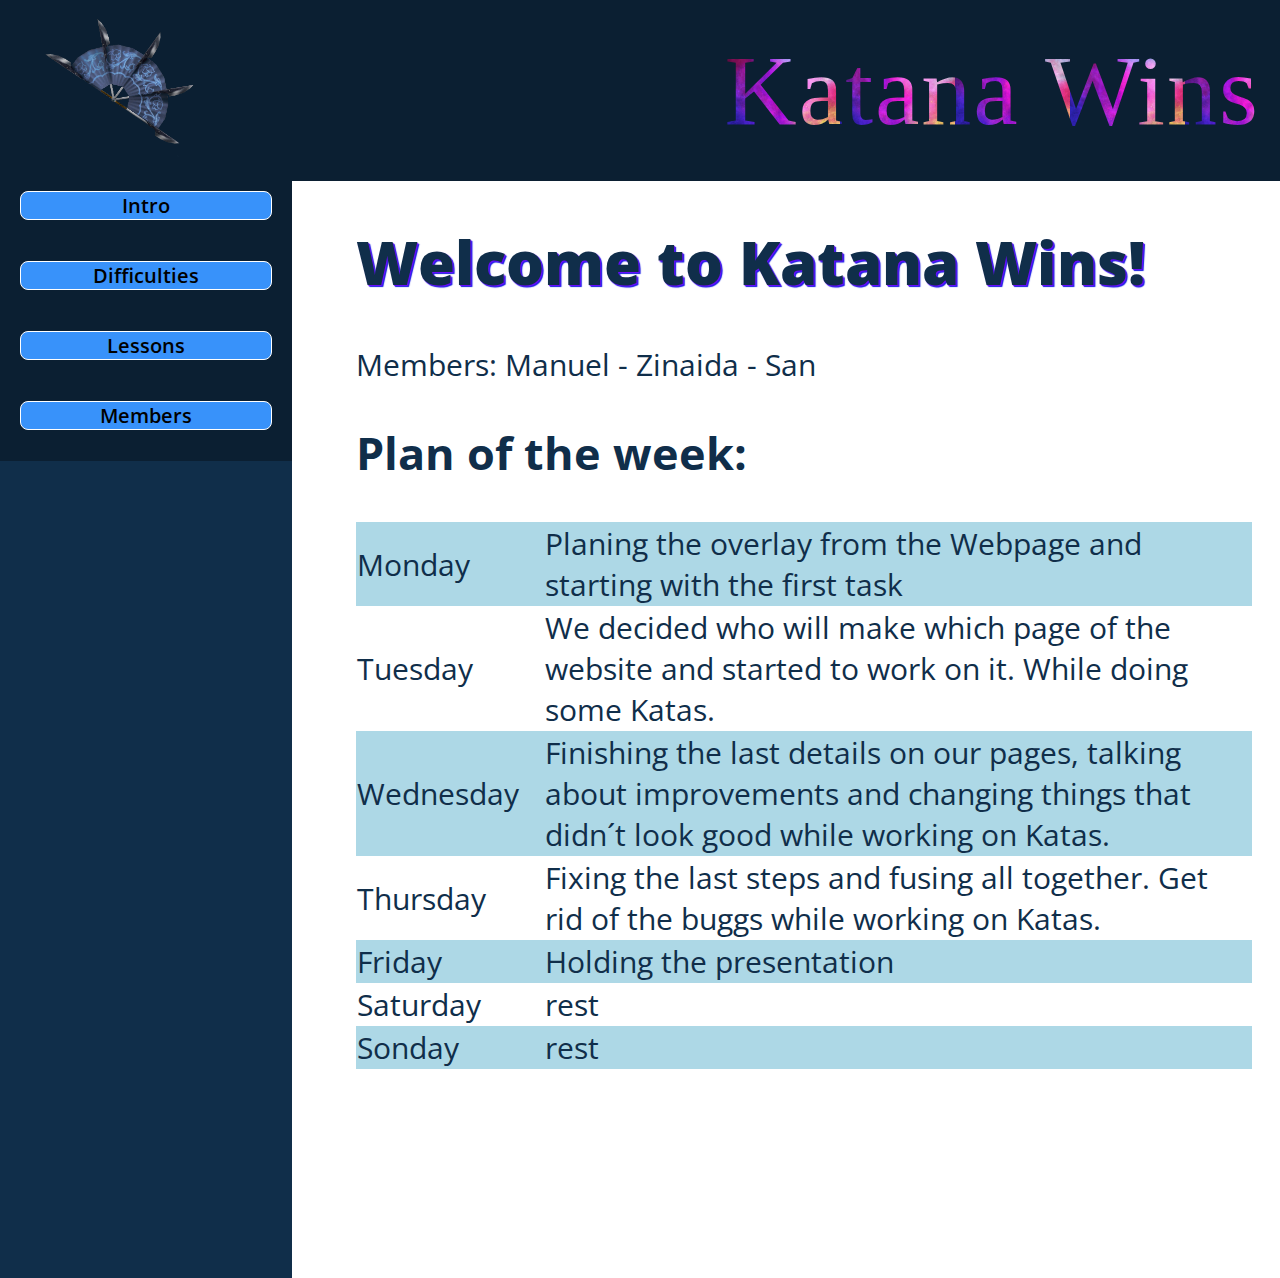
<file: index.html>
<!DOCTYPE html>
<html lang="en">
  <head>
    <meta charset="UTF-8" />
    <meta http-equiv="X-UA-Compatible" content="IE=edge" />
    <meta name="viewport" content="width=device-width, initial-scale=1.0" />
    <link rel="stylesheet" href="styleS.css" />
    <title>Katana</title>
  </head>
  <body>
    <div class="navbar">
      <div class="icon">
        <img src="./images/Logo.png" alt="FanKatana" width="200" />
      </div>
      <div class="team-name">Katana Wins</div>
    </div>
    <div class="main-window">
      <div class="sidebar">
        <div class="side-item">
            <a href="./index.html">Intro</a>
          <!-- * Intro of the team 
                * Plan for the week -->
        </div>
        <div class="side-item">
          <!--add icon  -->
          <a href="./katana-difficulties.html">Difficulties</a>
          <!-- * Difficulties encountered while battling through the katas -->
        </div>
        <div class="side-item">
          <!--add icon  -->
          <a href="./katana-lessons.html">Lessons</a>
          <!-- * Lessons learned -->
        </div>
        <div class="side-item">
          <!--add icon  -->
            <a href="./katana-members.html">Members</a>
          <!--add submembers-->
        </div>
      </div>
      <div class="Smain-content">
        <h1 class="shadow"><strong>Welcome to Katana Wins!</strong></h1>
        <p>Members: Manuel - Zinaida - San</p>
        <h2>Plan of the week:</h2>
        
        <table class="SproTable" width ="100%">
           <thead>
          <tr>
            <th class="SproTable" width="200"></th>
            <th class="SproTable" width="1000"></th>
          </tr>
          </thead>
          <tbody >
            <tr>
              <td class="SproTable" bgcolor="lightblue">Monday</td>
              <td class="SproTable" bgcolor="lightblue">
                Planing the overlay from the Webpage and starting with the first
                task
              </td>
            </tr>
            <tr>
              <td class="SproTable">Tuesday</td>
              <td class="SproTable">
                We decided who will make which page of the website and started to
                work on it. While doing some Katas.
              </td>
            </tr>
            <tr>
              <td class="SproTable" bgcolor="lightblue">Wednesday</td>
              <td class="SproTable" bgcolor="lightblue">
                Finishing the last details on our pages, talking about
                improvements and changing things that didn´t look good while
                working on Katas.
              </td>
            </tr>
            <tr>
              <td class="SproTable">Thursday</td>
              <td class="SproTable">
                Fixing the last steps and fusing all together. Get rid of the
                buggs while working on Katas.
              </td>
            </tr>
            <tr>
              <td class="SproTable" bgcolor="lightblue">Friday</td>
              <td class="SproTable" bgcolor="lightblue">Holding the presentation</td>
            </tr>
            <tr>
              <td class="SproTable">Saturday</td>
              <td class="SproTable">rest</td>
            </tr>
            <tr>
              <td class="SproTable" bgcolor="lightblue">Sonday </td>
              <td class="SproTable" bgcolor="lightblue">rest</td>
            </tr>
          </tbody>
        </table>

        <img
          id="CodecoolLogo"
          src="./images/CodecoolLogo.png"
          alt="Codecool Logo"
          width="200"
        />
        <!-- Page for the whole team with its final score -->
      </div>
    </div>
  </body>
</html>
</file>
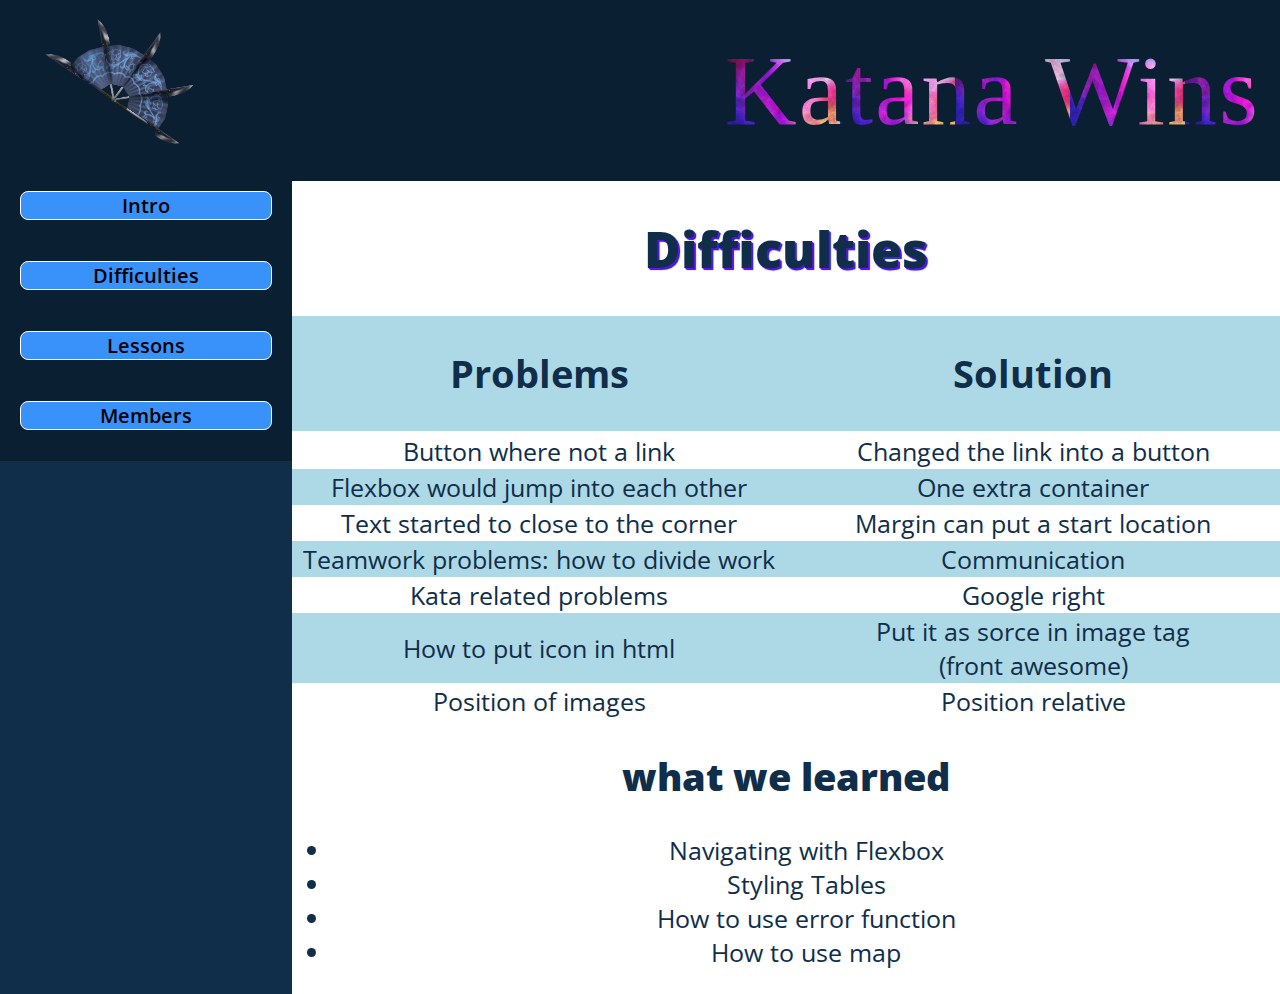
<file: katana-difficulties.html>
<!DOCTYPE html>
<html lang="en">
<head>
    <meta charset="UTF-8">
    <meta http-equiv="X-UA-Compatible" content="IE=edge">
    <meta name="viewport" content="width=device-width, initial-scale=1.0">
    <link rel="stylesheet" href="styleS.css">
    <title>Katana</title>
</head>
<body>
    <div class="navbar">
        <div class="icon">  <img
            src="./images/Logo.png"
            alt="FanKatana" width="200"
          /></div>
        <div class="team-name">Katana Wins</div>
    </div>
    <div class="main-window">
        <div class="sidebar">
            <div class="side-item">
                <a href="./index.html">Intro</a>
                <!-- * Intro of the team 
                * Plan for the week -->
            </div>
            <div class="side-item">
                <!--add icon  -->
                <a href="./katana-difficulties.html">Difficulties</a>
                <!-- * Difficulties encountered while battling through the katas -->
            </div>
            <div class="side-item">
                <!--add icon  -->
                <a href="./katana-lessons.html">Lessons</a>
                <!-- * Lessons learned -->
            </div>
            <div class="side-item">
                <!--add icon  -->
                <a href="./katana-members.html">Members</a>            
                <!--add submembers-->
            </div>
        </div>
        <div class="Sanmain-content">
            <center>
           <h1 class="shadow"><strong>Difficulties</strong></h1>
       
        <div>
        <table class="SproTable" width ="100%">
            <th>
                <thead >
                <tr bgcolor="lightblue">
                    <th width="300" class="SproTable" >
                        <h2 >Problems</h2>
                    </th>
                    <th width="300" class="SproTable"><h2>Solution </h2></th>
                </tr>
            </thead>
            <tbody>
                <tr align="center">
                    <td class="SproTable">Button where not a link</td>
                    <td class="SproTable"> Changed the link into a button</td>
                </tr>
                <tr align="center" bgcolor="lightblue">
                    <td class="SproTable"> Flexbox would jump into each other</td>
                    <td class="SproTable"> One extra container</td>
                </tr>
                <tr align="center">
                    <td class="SproTable"> Text started to close to the corner</td>
                    <td class="SproTable">  Margin can put a start location </td>
                </tr>
                <tr align="center" bgcolor="lightblue">
                    <td class="SproTable"> Teamwork problems: how to divide work</td>
                    <td class="SproTable"> Communication</td>
                </tr>
                <tr align="center" >
                    <td class="SproTable"> Kata related problems</td>
                    <td class="SproTable"> Google right</td>
                </tr>
                <tr align="center" bgcolor="lightblue">
                    <td class="SproTable"> How to put icon in html</td>
                    <td class="SproTable"> Put it as sorce in image tag <br> (front awesome)</td>
                </tr>
                <tr align="center" >
                    <td class="SproTable"> Position of images</td>
                    <td class="SproTable"> Position relative </td>
                </tr>

            </tbody>
        </table>
    </div>
       
        <h2><strong>what we learned</strong></h2>
        <ul>
            <li> Navigating with Flexbox </li>
            <li> Styling Tables </li>
            <li> How to use error function </li>
            <li> How to use map </li>
        </ul>
       
    </center>
            <!-- Page for the whole team with its final score -->
        </div>   
    </div> 
</body>
</html>
</file>
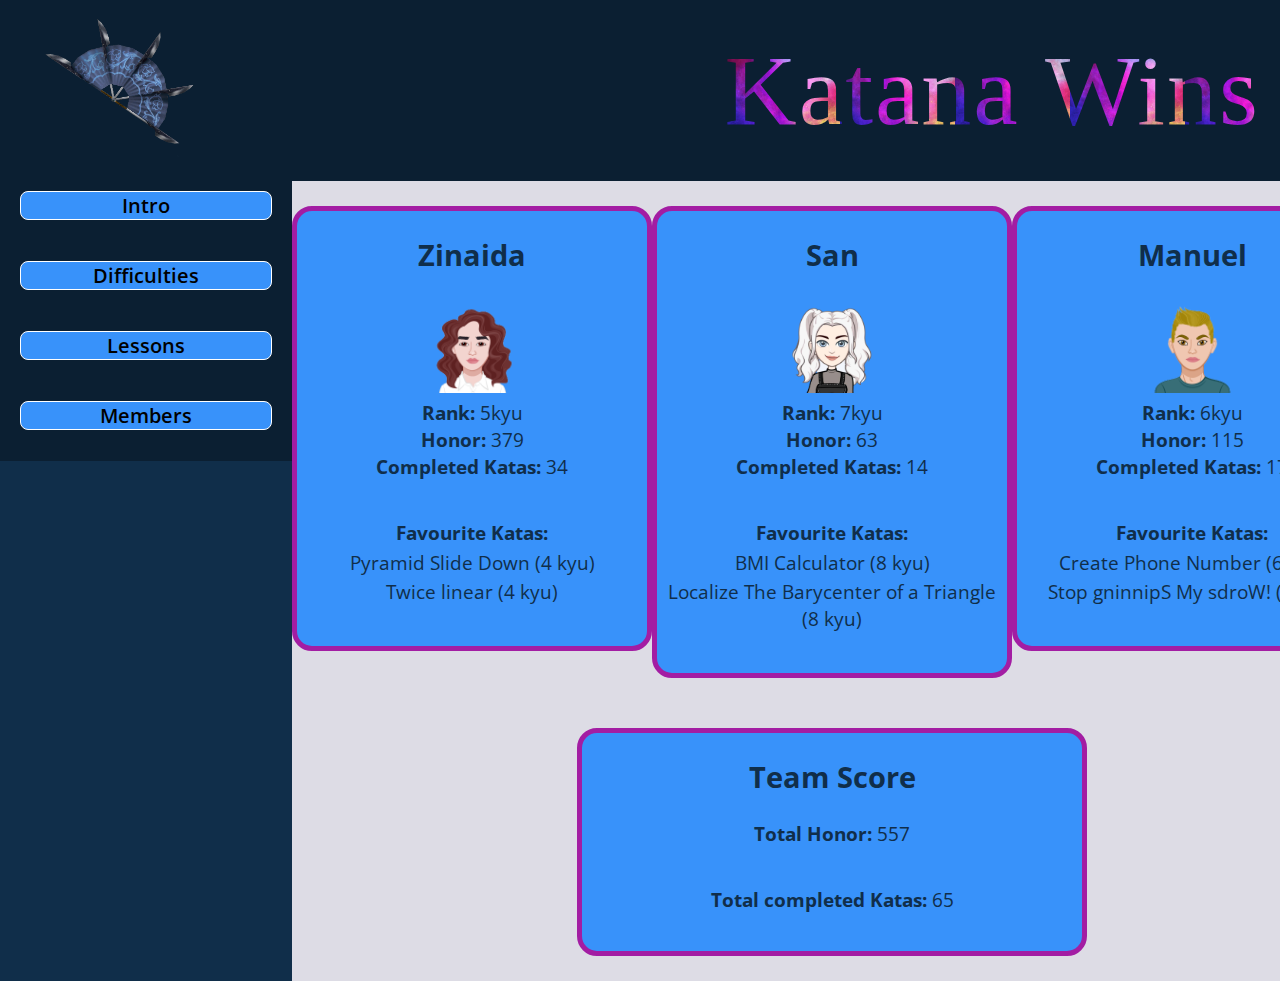
<file: katana-members.html>
<!DOCTYPE html>
<html lang="en">
  <head>
    <meta charset="UTF-8" />
    <meta http-equiv="X-UA-Compatible" content="IE=edge" />
    <meta name="viewport" content="width=device-width, initial-scale=1.0" />
    <link rel="stylesheet" href="MStyle.css">
    <title>Katana</title>
  </head>
  <body>
    <div class="navbar">
      <div class="icon">
        <img src="./images/Logo.png" alt="FanKatana" width="200" />
      </div>
      <div class="team-name">Katana Wins</div>
    </div>
    <div class="main-window">
      <div class="sidebar">
        <div class="side-item">
          <a href="./index.html">Intro</a>
          <!-- * Intro of the team 
                * Plan for the week -->
        </div>
        <div class="side-item">
          <!--add icon  -->
          <a href="./katana-difficulties.html">Difficulties</a>
          <!-- * Difficulties encountered while battling through the katas -->
        </div>
        <div class="side-item">
          <!--add icon  -->
          <a href="./katana-lessons.html">Lessons</a>
          <!-- * Lessons learned -->
        </div>
        <div class="side-item">
          <!--add icon  -->
          <a href="./katana-members.html">Members</a>
          <!--add submembers-->
        </div>
      </div>
      <div class="M-main-content">
        <div class="M-members">
        <div class="M-member1">
          <h2>Zinaida</h2>
          <div><img src="./images/Zinaida.png" alt="Avatar Zinaida" width="95" height="95"></div>
          <div><strong>Rank: </strong> 5kyu</div>
          <div><strong>Honor: </strong> 379</div>
          <div><strong>Completed Katas: </strong>34</div>
          <p></p>
          <div><strong>Favourite Katas:</strong></div>
            <table>
            <tr class="M-table">
              <td>Pyramid Slide Down (4 kyu)</td>
              <td>Twice linear (4 kyu)</td>
            </tr>
            </table>
            <p></p>
        </div>
        <div class="M-member2">
          <h2>San</h2>
          <div><img src="./images/san.png" alt="Avatar San" width="95" height="95"></div>
          <div><strong>Rank: </strong>7kyu</div>
          <div><strong>Honor: </strong> 63</div>
          <div><strong>Completed Katas:</strong> 14</div>
          <p></p>
          <div><strong>Favourite Katas:</strong></div>
            <table>
            <tr class="M-table">
              <td>BMI Calculator (8 kyu)</td>
              <td>Localize The Barycenter of a Triangle (8 kyu)</td>
            </tr>
            </table>
            <p></p>
        </div>
        <div class="M-member3">
          <h2>Manuel</h2>
          <div><img src="./images/Manuel.png" alt="Avatar Manuel" width="95" height="95"></div>
          <div><strong>Rank: </strong>6kyu</div>
          <div><strong>Honor:</strong> 115</div>
          <div><strong>Completed Katas: </strong>17</div>
          <p></p>
          <div><strong>Favourite Katas:</strong></div>
            <table>
            <tr class="M-table">
              <td>Create Phone Number (6 kyu)</td>
              <td>Stop gninnipS My sdroW! (6 kyu)</td>
            </tr>
            </table>
            <p></p>
        </div>
        </div>
        <div class="M-team">
          <h2>Team Score</h2>
          <div><strong>Total Honor: </strong>557</div>
          <p></p>
          <div><strong>Total completed Katas: </strong>65</div>
          <p></p>
        </div>
        <!-- Page for the whole team with its final score -->
      </div>
    </div>
  </body>
</html>
</file>
<file: styleS.css>
@import url("https://fonts.googleapis.com/css2?family=Open+Sans&display=swap");

:root {
  --color-oxford-blue: #0b1f32;
  --color-prussian-blue: #102e4a;
  --color-gainsboro: #dddce5;
  --color-cultured: #f8f8f8;
  --color-light-coral: #f07f7f;
  --color-misty-rose: #ffe0d6;
}
html {
  box-sizing: border-box;
  font-family: "Open Sans", sans-serif;
  color: var(--color-prussian-blue);
}

body {
  min-height: 100vh;
  margin: 0;
  padding: 0;
}

a {
  color:black;
  text-decoration: none;
  font-size: 20px;
  width: 250px;
  background-color: rgb(56, 146, 250);
  border-radius: 8px;
  height: fit-content;
  text-align: center;
  font-weight: 600;
  border: 1px solid white;
}
a:hover {
  background-color: rgb(37, 57, 238);
}

.main-window {
  display: flex;
  align-items: stretch;
  min-height: 800px;
}
.navbar {
  align-items: center;
  background-color: var(--color-oxford-blue);
  color: var(--color-cultured);
  display: flex;
  font-size: 30px;
  justify-content: space-between;
  padding: 7px 20px;
}
.sidebar {
  background-color: var(--color-prussian-blue);
  color: var(--color-misty-rose);
  font-size: 24px;
  /* flex-basis: 20%; */
}
.side-item {
  background-color: var(--color-oxford-blue);
  padding: 10px 20px;
  min-height: 50px;
  display: flex;
  justify-content: center;
}
.main-content {
  background-color: var(--color-gainsboro);
  flex-grow: 1;
}
.team-name {
  background: url("./images/sky3.jpg");
  -webkit-background-clip: text;
  background-clip: text;
  color: transparent;
  font-style: normal;
  font-size: 100px;
  letter-spacing: 2px;
  line-height: 1, 5;
  font-family: cursive;
  background-size: contain;
  width: auto;
}

.SproTable {
border-collapse: collapse


}
.Smain-content {
  font-size: 30px;
  width: 70%;
  margin-left: 5%;
}
.Sanmain-content{
  text-align: center;
  font-size: 25px;
  width: 80%;

}
.shadow {
  text-shadow: 1px 1px 1px rgb(112, 10, 255), 2px 2px 1px rgb(20, 30, 226);
}
#CodecoolLogo{
  position: relative;
   top: -700px;
   right: -1000px;
}
</file>
<file: MStyle.css>
@import url('https://fonts.googleapis.com/css2?family=Open+Sans&display=swap');

:root {
    --color-oxford-blue: #0B1F32;
    --color-prussian-blue: #102E4A;
    --color-gainsboro: #DDDCE5;
    --color-cultured: #F8F8F8;
    --color-light-coral: #F07F7F;
    --color-misty-rose: #FFE0D6;
}
html {
    box-sizing: border-box;
    font-family: 'Open Sans', sans-serif;
    color: var(--color-prussian-blue);
    
}

body {
    min-height: 100vh;
    margin: 0;
    padding: 0;
}

/* button {
    font-size: 20px;
    width: 250px;
    background-color: rgb(56, 146, 250);
    border-radius: 8px;
    height: fit-content;
} */

/* button:hover {
    background-color: rgb(37, 57, 238);
} */

a {
    color:black;
    text-decoration: none;
    font-size: 20px;
    width: 250px;
    background-color: rgb(56, 146, 250);
    border-radius: 8px;
    height: fit-content;
    text-align: center;
    font-weight: 600;
    border: 1px solid white;
}
a:hover {
    background-color: rgb(37, 57, 238);
}

.main-window{
    display: flex;
    align-items: stretch;
    min-height: 800px;
}
.navbar{
    align-items: center;
    background-color: var(--color-oxford-blue);
    color: var(--color-cultured);
    display: flex;
    font-size: 30px;
    justify-content: space-between;
    padding: 7px 20px;
}
.sidebar {
    background-color: var(--color-prussian-blue);
    color: var(--color-misty-rose);
    font-size: 24px;
    /* flex-basis: 20%; */
}
.side-item {
    background-color: var(--color-oxford-blue);
    padding: 10px 20px;
    min-height: 50px;
    display: flex;
    justify-content: center;

}
.M-main-content {
    display: flex;
    flex-direction:column;
    justify-content: space-around;
    background-color: var(--color-gainsboro);
    flex-grow: 1;
    border: 10px;
    border-color: #0B1F32;
}
.team-name {
    background: url("./images/sky3.jpg");
   -webkit-background-clip: text ;
   background-clip: text;
   color: transparent;
  font-style: normal;
  font-size: 100px;
  letter-spacing: 2px;
  line-height: 1,5;
  font-family:cursive ;
  background-size:contain ;
  width: auto
  
}

.M-member1 {
    width: 350px;
    display:flex;
    flex-direction: column;
    border: 5px solid rgb(163, 29, 163);
    border-radius: 20px;
    height: fit-content;
    text-align: center;
    background-color: rgb(56, 146, 250);
    font-size: larger;
}

.M-member2 {
    width: 350px;
    display: flex;
    flex-direction: column;
    border: 5px solid rgb(163, 29, 163);
    border-radius: 20px;
    height: fit-content;
    text-align: center;
    background-color: rgb(56, 146, 250);
    font-size: larger;

}
.M-member3 {
    width: 350px;
    display: flex;
    flex-direction: column;
    border: 5px solid rgb(163, 29, 163) ;
    border-radius: 20px;
    height: fit-content;
    text-align: center;
    background-color: rgb(56, 146, 250);
    font-size: larger;
}

.M-table {
    display: flex;
    flex-direction: column;
    justify-content: flex-start;
}

.M-team {
    display:flex;
    flex-direction: column;
    align-self: center;
    border: 5px solid rgb(163, 29, 163);
    border-radius: 20px;
    background-color: rgb(56, 146, 250);
    width: 500px;
    height: fit-content;
    text-align: center;
    align-items: center;
    font-size: larger;
}
.M-members {
    display: flex;
    flex-direction: row;
    justify-content: space-around;
}
</file>
